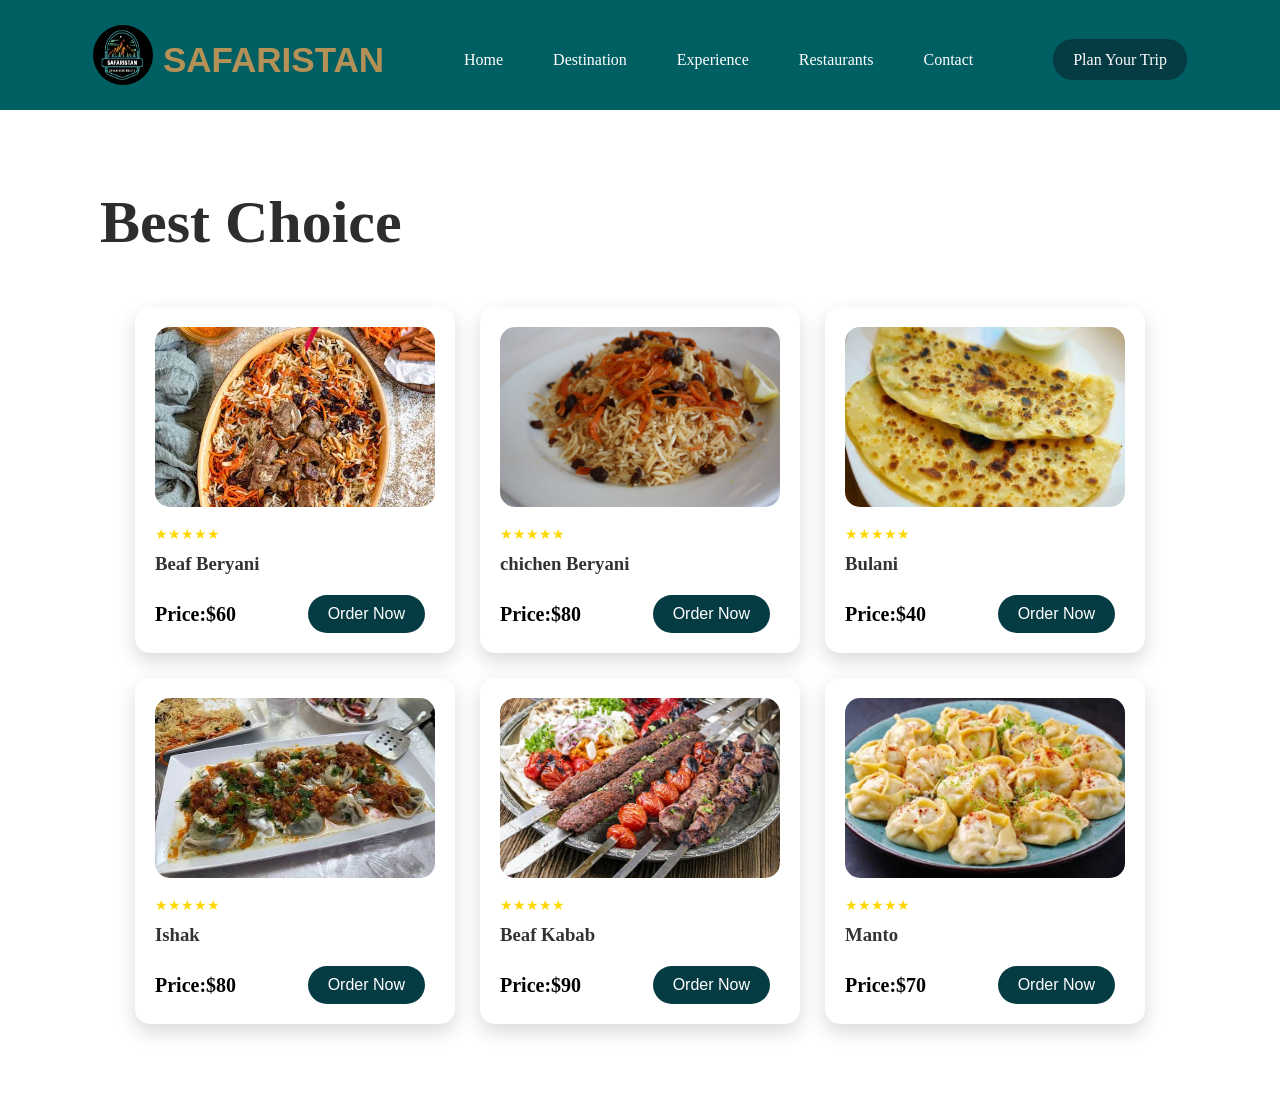
<file: menu.html>
<!DOCTYPE html>
<html lang="en">
<head>
    <meta charset="UTF-8">
    <meta name="viewport" content="width=device-width, initial-scale=1.0">
    <title>Document</title>
    <link rel="stylesheet" href="./Restaurant.css">
    <link rel="stylesheet" href="./safaristan-features.css">
</head>
<body>

    <header>
        <div id="header">
            <div id="logo">
                <!-- <img style="width: 50px; height: 50px; border-radius: 50px;" src="./image/Heratimage4.jpg" alt=""> -->
                <img src="./image/NewLogo.PNG" style="width: 60px; height: 60px; border-radius: 50%;" alt="">
                <h3 style="margin-top: 10px; font-size: 35px;">SAFARISTAN</h3>
            </div>
            <div id="link">   
                <a id="linkheader" href="Home.html">Home</a>  
                <a id="linkheader" href="Distination.html">Destination</a>
                <a id="linkheader" href="Experience.html">Experience</a>
                <a id="linkheader" href="Restaurant.html">Restaurants</a>
                <a id="linkheader" href="contact.html">Contact</a> 
                  
            </div>
            <div>
                <a id="plan" href="">Plan Your Trip</a>
            </div>
        </div>
    </header><br><br><br><br><br><br>

    <section id="top-hotels">
        <h1>Best Choice</h1>
        <div id="hotalcontaint">
            <div class="hotelcard">
                <img src="./menuimge/beefberyani.jpeg" alt="">
                 <div class="stars">★★★★★</div>
                <h3>Beaf Beryani</h3>
                
                <div class="pricebook">
                    <span>Price:$60</span>
                    <button>Order Now</button>
                </div>
            </div>

            

            <div class="hotelcard">
                <img src="./menuimge/intro-import.jpg" alt="">
                 <div class="stars">★★★★★</div>
                <h3>chichen Beryani</h3>
               
                <div class="pricebook">
                    <span>Price:$80</span>
                    <button>Order Now</button>
                </div>
            </div>

            <div class="hotelcard">
                <img src="./menuimge/bulani.jpeg" alt="">
                 <div class="stars">★★★★★</div>
                <h3>Bulani</h3>
                
                <div class="pricebook">
                    <span>Price:$40</span>
                    <button>Order Now</button>
                </div>
            </div>

            <div style="display: flex; justify-content: center; gap: 20px;">
 <div class="hotelcard">
                <img src="./menuimge/ishak.jpeg" alt="">
                 <div class="stars">★★★★★</div>
                <h3>Ishak</h3>
                
                <div class="pricebook">
                    <span>Price:$80</span>
                    <button>Order Now</button>
                </div>
            </div>
        </div>

         <div class="hotelcard">
                <img src="./menuimge/kabab.jpeg" alt="">
                 <div class="stars">★★★★★</div>
                <h3>Beaf Kabab</h3>
                
                <div class="pricebook">
                    <span>Price:$90</span>
                    <button>Order Now</button>
                </div>
            </div>
            <div class="hotelcard">
                <img src="./menuimge/manto.jpeg" alt="">
                 <div class="stars">★★★★★</div>
                <h3>Manto</h3>
                
                <div class="pricebook">
                    <span>Price:$70</span>
                    <button>Order Now</button>
                </div>
            </div>
        </div>

         
        </div>
            </div>

           

    </section>


    <script>
        // ===============================
// FOOD ORDER MODAL
// ===============================

// Create the modal automatically
const orderModal = document.createElement("div");

orderModal.id = "orderModal";

orderModal.innerHTML = `
    <div id="orderBox">

        <button id="closeOrder">&times;</button>

        <h2>Place Your Order</h2>

        <p id="selectedFood"></p>
        <p id="selectedPrice"></p>

        <form id="orderForm">

            <label for="customerName">Your Name</label>
            <input 
                type="text" 
                id="customerName" 
                placeholder="Enter your name"
                required
            >

            <label for="phoneNumber">Phone Number</label>
            <input 
                type="tel" 
                id="phoneNumber" 
                placeholder="Enter your phone number"
                required
            >

            <label for="quantity">Quantity</label>
            <input 
                type="number" 
                id="quantity" 
                value="1" 
                min="1"
                required
            >

            <button type="submit" id="confirmOrder">
                Confirm Order
            </button>

        </form>

        <p id="orderMessage"></p>

    </div>
`;

// Add modal to the page
document.body.appendChild(orderModal);


// ===============================
// MODAL STYLE
// ===============================

const modalStyle = document.createElement("style");

modalStyle.innerHTML = `
#orderModal {
    display: none;
    position: fixed;
    z-index: 9999;
    left: 0;
    top: 0;
    width: 100%;
    height: 100%;
    background: rgba(0, 0, 0, 0.6);
    justify-content: center;
    align-items: center;
}

#orderBox {
    position: relative;
    width: 400px;
    max-width: 90%;
    background: white;
    padding: 30px;
    border-radius: 15px;
    box-shadow: 0 10px 30px rgba(0,0,0,0.3);
    text-align: left;
}

#orderBox h2 {
    text-align: center;
    color: #053b43;
    margin-bottom: 20px;
}

#selectedFood {
    font-size: 20px;
    font-weight: bold;
    color: #053b43;
    margin-bottom: 5px;
}

#selectedPrice {
    color: #0d766e;
    font-weight: bold;
    margin-bottom: 20px;
}

#orderBox label {
    display: block;
    margin-top: 12px;
    margin-bottom: 5px;
    font-weight: 600;
}

#orderBox input {
    width: 100%;
    box-sizing: border-box;
    padding: 11px;
    border: 1px solid #ccc;
    border-radius: 8px;
    font-size: 15px;
}

#confirmOrder {
    width: 100%;
    margin-top: 20px;
    padding: 12px;
    border: none;
    border-radius: 25px;
    background: #053b43;
    color: white;
    font-size: 16px;
    cursor: pointer;
}

#confirmOrder:hover {
    background: #0d5c3a;
}

#closeOrder {
    position: absolute;
    right: 15px;
    top: 10px;
    border: none;
    background: none;
    font-size: 30px;
    color: #555;
    cursor: pointer;
}

#closeOrder:hover {
    color: red;
}

#orderMessage {
    text-align: center;
    color: #0d766e;
    font-weight: bold;
    margin-top: 15px;
}
`;

document.head.appendChild(modalStyle);


// ===============================
// GET ALL ORDER BUTTONS
// ===============================

const orderButtons = document.querySelectorAll(".hotelcard button");

const selectedFood = document.getElementById("selectedFood");
const selectedPrice = document.getElementById("selectedPrice");

const closeOrder = document.getElementById("closeOrder");


// ===============================
// OPEN MODAL
// ===============================

orderButtons.forEach(button => {

    button.addEventListener("click", function () {

        // Find the card containing the clicked button
        const card = button.closest(".hotelcard");

        // Get food name
        const foodName = card.querySelector("h3").textContent;

        // Get price
        const price = card.querySelector(".pricebook span").textContent;

        // Show information in modal
        selectedFood.textContent = "Food: " + foodName;
        selectedPrice.textContent = price;

        // Clear previous information
        document.getElementById("orderForm").reset();

        document.getElementById("orderMessage").textContent = "";

        // Show modal
        orderModal.style.display = "flex";
    });

});


// ===============================
// CLOSE MODAL
// ===============================

closeOrder.addEventListener("click", function () {
    orderModal.style.display = "none";
});


// Close when clicking outside the modal
orderModal.addEventListener("click", function (event) {

    if (event.target === orderModal) {
        orderModal.style.display = "none";
    }

});


// ===============================
// SUBMIT ORDER
// ===============================

const orderForm = document.getElementById("orderForm");

orderForm.addEventListener("submit", function (event) {

    // Prevent page refresh
    event.preventDefault();

    const customerName = document.getElementById("customerName").value;
    const phoneNumber = document.getElementById("phoneNumber").value;
    const quantity = document.getElementById("quantity").value;

    const foodName = selectedFood.textContent.replace("Food: ", "");
    const price = selectedPrice.textContent;

    // Show confirmation
    document.getElementById("orderMessage").innerHTML =
        "Thank you, " + customerName + "!<br>" +
        "Your order for " + quantity + " × " + foodName +
        " has been placed successfully.";

    // Clear form
    orderForm.reset();

});
    </script>


<script src="./safaristan-features.js"></script>
    
</body>
</html>
</file>
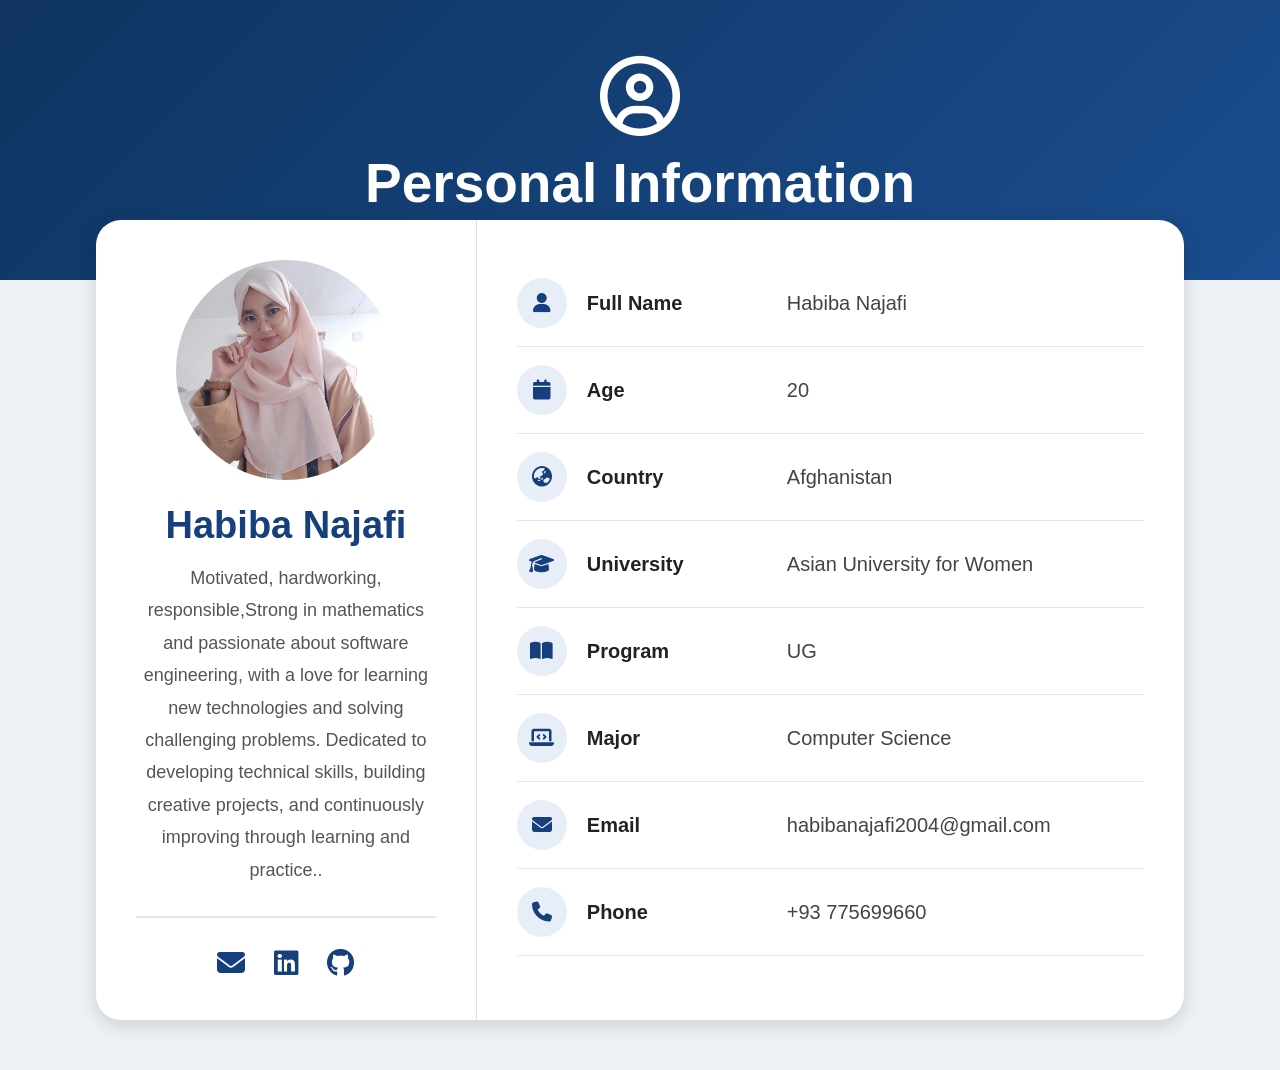
<file: personal.html>
<!DOCTYPE html>
<html lang="en">
<head>
    <meta charset="UTF-8">
    <meta name="viewport" content="width=device-width, initial-scale=1.0">
    <title>Personal Information</title>

    <!-- Font Awesome -->
    <link rel="stylesheet" href="https://cdnjs.cloudflare.com/ajax/libs/font-awesome/6.5.1/css/all.min.css">

    <link rel="stylesheet" href="./personal.css">
</head>
<body>

    <section id="header">

        <div id="header-content">
            <i class="fa-regular fa-circle-user"></i>
            <h1>Personal Information</h1>
            
        </div>

    </section>

    <section id="container">

        <!-- Left Side -->
        <div id="left-section">

            <img src="./personalpicture.webp" alt="Profile">

            <h2>Habiba Najafi</h2>

            <p id="bio">
               Motivated, hardworking, responsible,Strong in mathematics and passionate about software engineering, with a love for learning new technologies and solving challenging problems. Dedicated to developing technical skills, building creative projects, and continuously improving through learning and practice..
            </p>

            <hr>

            <div id="social-icons">
                <a href="habibanajafi2004@gmail.com"><i class="fa-solid fa-envelope"></i></a>
                <a href="https://www.linkedin.com/in/habiba-najafi-369588423/"><i class="fa-brands fa-linkedin"></i></a>
                <a href="https://github.com/HabibaNajafi"><i class="fa-brands fa-github"></i></a>
            </div>

        </div>

        <!-- Right Side -->
        <div id="right-section">

            <div class="info-row">
                <div class="icon">
                    <i class="fa-solid fa-user"></i>
                </div>

                <div class="title">
                    Full Name
                </div>

                <div class="value">
                    Habiba Najafi
                </div>
            </div>

            <div class="info-row">
                <div class="icon">
                    <i class="fa-solid fa-calendar"></i>
                </div>

                <div class="title">
                    Age
                </div>

                <div class="value">
                    20
                </div>
            </div>

            <div class="info-row">
                <div class="icon">
                    <i class="fa-solid fa-earth-asia"></i>
                </div>

                <div class="title">
                    Country
                </div>

                <div class="value">
                    Afghanistan
                </div>
            </div>

            <div class="info-row">
                <div class="icon">
                    <i class="fa-solid fa-graduation-cap"></i>
                </div>

                <div class="title">
                    University
                </div>

                <div class="value">
                    Asian University for Women
                </div>
            </div>

            <div class="info-row">
                <div class="icon">
                    <i class="fa-solid fa-book-open"></i>
                </div>

                <div class="title">
                    Program
                </div>

                <div class="value">
                    UG
                </div>
            </div>

            <div class="info-row">
                <div class="icon">
                    <i class="fa-solid fa-laptop-code"></i>
                </div>

                <div class="title">
                    Major
                </div>

                <div class="value">
                    Computer Science
                </div>
            </div>

            <div class="info-row">
                <div class="icon">
                    <i class="fa-solid fa-envelope"></i>
                </div>

                <div class="title">
                    Email
                </div>

                <div class="value">
                    habibanajafi2004@gmail.com
                </div>
            </div>

            <div class="info-row">
                <div class="icon">
                    <i class="fa-solid fa-phone"></i>
                </div>

                <div class="title">
                    Phone
                </div>

                <div class="value">
                    +93 775699660
                </div>
            </div>

           
        </div>

    </section>

</body>
</html>
</file>
<file: Restaurant.css>
*{
    margin: 0;
    padding: 0;
    box-sizing: border-box;
}

#header{
    display: flex;
    justify-content: center;
    gap: 80px;
    align-items: center;
    padding-top: 20px;
    padding-bottom: 10px;
    
}
header{
    position: fixed;
    top: 0;
    left: 0;
    width: 100%;
    z-index: 700;
   background-color: #005f63;
}
#logo{
    display: flex;
    justify-content: center;
    align-items: center;
    /* gap: 10px; */
    margin-top: 5px;
}
#link{
   gap: 50px;
   display: flex;
   justify-content: center;
   align-items: center;
}
#link a{
    color: white;
    text-decoration: none;
}
#link a:hover{
    color: wheat;
    text-decoration: underline;
}
#linkheader{
    text-decoration: none;
    gap: 40px;
}
#linkheader:hover{
    color: #0d5c3a;
}
#plan{
    text-decoration: none;
    background-color: #053b43;
    border-radius: 20px;
    padding: 12px 20px;
    color: white;
}
#logo h3{
    font-family: 'Segoe UI', Tahoma, Geneva, Verdana, sans-serif;
    color: #b49257;
}
#plan:hover{
    background: #0d5c3a;
    color: rgb(9, 90, 9);
    color: white;
}

#hero::before{
    content: "";
    position: absolute;
    top: 0;
    left: 0;
    width: 100%;
    height: 100%;
    background-image:
    linear-gradient(rgba(0,0,0,0.6), rgba(0,0,0,0.6)),
    url("./restaurantimage/backgroundimage.jpg");
    background-size: cover;
    background-position: center;
    animation: heroZoom 15s infinite alternate ease-in-out;
    z-index: -1;
}

@keyframes heroZoom{
    0%{
        transform: scale(1);
    }

    100%{
        transform: scale(1.15);
    }
}




#content{
    color: white;
    margin-left: 12%;
    margin-top: 150px;
    margin-bottom: 50px;
    
}

#content p:first-child{
    color: #d4a017;
    letter-spacing: 2px;
    margin-bottom: 15px;
}

#content h1{
    font-size: 80px;
    line-height: 90px;
    margin-bottom: 20px;
}

#content h1 span{
    color: #d4a017;
}

.description{
    font-size: 18px;
    line-height: 30px;
    margin-bottom: 30px;
}

button{
    padding: 14px 30px;
    border: none;
    background: #d4a017;
    color: white;
    font-size: 16px;
    cursor: pointer;
    border-radius: 5px;
    margin-right: 10px;
    
}

.menu-btn{
    background: transparent;
    border: 2px solid #d4a017;
}
#restaurant{
    padding: 80px;
    background: white;
}
#smalltitle{
    letter-spacing: 4px;
    color: #7a6d5f;
    font-size: 14px;
    margin-bottom: 15px;
}
#title{
    font-size: 70px;
    color: #1e1e1e;
    margin-bottom: 50px;
    margin-left: 40px;
    margin-top: 90px;
}
#Restaurantcard{
    display: flex;
    justify-content: space-between;
    gap: 25px;
    margin: 50px;
}
#card1,
#card2,
#card3,
#card4{
    width: 280px;
    height: 320px;
    position: relative;
    overflow: hidden;
    border-radius: 20px;
}
#card1 img,
#card2 img,
#card3 img,
#card4 img{
    width: 280px;
    height: 100%;
    object-fit: cover;
    transition: 0.5s;
}
#card1:hover img,
#card2:hover img,
#card3:hover img,
#card4:hover img{
    transform: scale(1.1);
}
#text1,
#text2,
#text3,
#text4{
    position: absolute;
    bottom: 0;
    left: 0;
    width: 100%;
    padding: 25px;
    color: white;
    background-color: linear-gradient(
        transparent,
    rgba(0,0,0,0.9)
    )
    
}
#text1 h3,
#text2 h3,
#text3 h3,
#text4 h3{
    font-size: 28px;
    margin-bottom: 5px;
}
#text1 p,
#text2 p,
#text3 p,
#text4 p{
    margin-bottom: 8px;
}
#text1 span,
#text2 span,
#text3 span,
#text4 span{
    color: #d4a017;
    font-size: 18px;
}
#top-hotels{
    padding: 80px 60px;

}
#top-hotels h1{
    font-size: 60px;
    color: #2d2d2d;
    margin-bottom: 50px;
    margin-left: 40px;

}
#hotalcontaint{
    display: flex;
    justify-content: center;
    gap: 25px;
    flex-wrap: wrap;
}
.hotelcard{
    width: 320px;
    background: white;
    border-radius: 15px;
    overflow: hidden;
    transition: 0.4s;
    box-shadow: 0 8px 20px rgba(0, 0, 0, 0.15);
    padding: 20px;
}
.hotelcard:hover{
    transform: translateY(-10px);
}
.hotelcard img{
    width: 100%;
    height: 180px;
    object-fit: cover;
    border-radius: 15px;
}
.stars{
    color: gold;
    margin-top: 15px;
    font-size: 14px;
}
.hotelcard h3{
    margin: 10px 0;
    color: #333;
}
.hotelcard p{
    color: gray;
    font-size: 14px;
}
.pricebook{
    display: flex;
    justify-content: space-between;
    align-items: center;
    margin-top: 20px;
}
.pricebook span{
    font-size: 20px;
    font-weight: bold;
}
.pricebook button{
    background: #053b43;
    color: white;
    border: none;
    padding: 10px 20px;
    border-radius: 25px;
    cursor: pointer;
    transition: 0.3s;

}
.pricebook button:hover{
    background: #0d5c3a;
    color: rgb(9, 90, 9);
    color: white;
}

#footer1{
    background-color: #ffffff;
    width: 100%;
}
#footer2{
    background-color: #005f63;
    color: #ffffff;
    display: flex;
    justify-content: space-between;
    align-items: center;
    padding: 10px 60px;
    flex-wrap: wrap;
    gap: 20px;
    margin-top: 100px;
    
}

#footer2 button{
    /* background-color: #00796b;  */
}
#news h3{
    font-size: 1.4rem;
    font-weight: 600;
    margin-bottom: 5px;
}
#news p{
    font-size: 0.9rem;
    opacity: 0.8;
}
#news{
    display: flex;
    justify-content: center;
}


/* بخش اصلی لینک‌های فوتر */
#footer3 {
    display: flex;
    justify-content: space-between;
    padding: 70px 30px ;
    flex-wrap: wrap;
    gap: 40px;
    background-color: #005f63;
    color: white;
}

#a:hover{
    color: orange !important;
    text-decoration: underline;
}


#more-btn{
    text-decoration: none;
    background-color:#053b43;
    border-radius: 20px;
    padding: 12px 20px;
    color: white;
    margin-left: 10px;
    margin-top: 40px;
}
#more-btn:hover{
    background: #0d5c3a;
    color: rgb(9, 90, 9);
    color: white;
}


/* استایل لوگو */
#logo {
    display: flex;
    align-items: center;
    gap: 10px;
    margin-bottom: 15px;
}


#footer4 h4 {
    color: #333;
    font-size: 1rem;
    margin-bottom: 20px;
    font-weight: 600;
}

#footer4 ul {
    list-style: none;
}

#footer4 ul li {
    margin-bottom: 12px;
}

#footer4 ul li a {
    color: #666;
    text-decoration: none;
    font-size: 0.9rem;
    transition: color 0.2s ease;
}

#footer4  ul li a:hover {
    color: #004d40;
}


/* شبکه‌های اجتماعی */
#social-links {
    display: flex;
    gap: 20px;
}

#icon {
    width: 32px;
    height: 32px;
    background-color: #111;
    color: white;
    border-radius: 50%;
    display: flex;
    align-items: center;
    justify-content: center;
    text-decoration: none;
    font-size: 0.85rem;
    transition: transform 0.2s;
}

.social-icon:hover {
    transform: scale(1.1);
}

/* بخش کپی رایت انتها */
#footer5 {
    text-align: center;
    padding: 10px;
    border-top: 1px solid #eeeeee;
    font-size: 0.8rem;
    color: #888;
    background-color: #005f63;
    margin-top: -10px;
}





.modal {
    display: none;
    position: fixed;
    z-index: 1000;
    left: 0;
    top: 0;
    width: 100%;
    height: 100%;
    background-color: rgba(0, 0, 0, 0.6);
}

.modal-content {
    background-color: white;
    width: 400px;
    max-width: 90%;
    margin: 15% auto;
    padding: 25px;
    border-radius: 10px;
    text-align: center;
    position: relative;
}

#closeModal {
    position: absolute;
    top: 10px;
    right: 15px;
    font-size: 30px;
    cursor: pointer;
}
</file>
<file: safaristan-features.css>
#header.sf-scrolled {
  box-shadow: 0 4px 18px rgba(5, 59, 67, 0.18);
}

/* ---------- Feature 2: Back to top button ---------- */
#sf-back-to-top {
  position: fixed;
  right: 24px;
  bottom: 24px;
  width: 46px;
  height: 46px;
  border-radius: 50%;
  border: none;
  background: #053b43;
  color: #fff;
  font-size: 20px;
  cursor: pointer;
  opacity: 0;
  visibility: hidden;
  transform: translateY(10px);
  transition: opacity .3s ease, transform .3s ease, visibility .3s;
  z-index: 999;
  box-shadow: 0 6px 16px rgba(5, 59, 67, 0.3);
}
#sf-back-to-top.sf-show {
  opacity: 1;
  visibility: visible;
  transform: translateY(0);
}
#sf-back-to-top:hover { background: #0d5c3a; }

/* ---------- Feature 3: Scroll reveal ---------- */
[data-reveal] {
  opacity: 0;
  transform: translateY(24px);
  transition: opacity .6s ease, transform .6s ease;
}
[data-reveal].sf-revealed {
  opacity: 1;
  transform: translateY(0);
}

/* ---------- Feature 5: Destination search ---------- */
.sf-search-wrap {
  max-width: 480px;
  margin: 0 auto 30px;
  text-align: center;
}
.sf-search-box {
  display: flex;
  align-items: center;
  gap: 10px;
  background: #fff;
  border: 1px solid #E7DFD6;
  border-radius: 40px;
  padding: 10px 20px;
  box-shadow: 0 4px 14px rgba(5, 59, 67, 0.08);
}
.sf-search-box i { color: #053b43; }
.sf-search-box input {
  border: none;
  outline: none;
  flex: 1;
  font-size: 15px;
  background: transparent;
}
.sf-search-empty {
  display: none;
  margin-top: 14px;
  color: #666;
  font-style: italic;
}

/* ---------- Feature 6: Interest filter active state ---------- */
.chip.sf-chip-active {
  background-color: #053b43 !important;
  color: #fff !important;
}

/* ---------- Shared modal (Features 7, 9, 12) ---------- */
.sf-modal-overlay {
  position: fixed;
  inset: 0;
  background: rgba(5, 59, 67, 0.65);
  display: flex;
  align-items: center;
  justify-content: center;
  padding: 20px;
  opacity: 0;
  visibility: hidden;
  transition: opacity .25s ease, visibility .25s ease;
  z-index: 1000;
}
.sf-modal-overlay.sf-modal-open {
  opacity: 1;
  visibility: visible;
}
body.sf-modal-lock { overflow: hidden; }

.sf-modal-box {
  background: #fff;
  border-radius: 14px;
  max-width: 520px;
  width: 100%;
  max-height: 88vh;
  overflow-y: auto;
  padding: 30px;
  position: relative;
  transform: translateY(20px);
  transition: transform .25s ease;
}
.sf-modal-overlay.sf-modal-open .sf-modal-box { transform: translateY(0); }

.sf-modal-close {
  position: absolute;
  top: 14px;
  right: 16px;
  background: none;
  border: none;
  font-size: 26px;
  line-height: 1;
  cursor: pointer;
  color: #053b43;
}

.sf-modal-img {
  width: 100%;
  height: 240px;
  object-fit: cover;
  border-radius: 10px;
  margin-bottom: 16px;
}
.sf-modal-subtitle { color: #666; margin-bottom: 6px; }
.sf-modal-location { color: #0f766e; font-weight: 600; margin-bottom: 10px; }
.sf-modal-desc { color: #444; margin-bottom: 18px; }
.sf-modal-plan-btn,
#sf-trip-form button,
#sf-contact-submit,
#sf-newsletter-form button {
  background: #053b43;
  color: #fff;
  border: none;
  padding: 12px 26px;
  border-radius: 6px;
  font-weight: 600;
  cursor: pointer;
  transition: background .2s ease;
}
.sf-modal-plan-btn:hover,
#sf-trip-form button:hover,
#sf-contact-submit:hover,
#sf-newsletter-form button:hover { background: #0d5c3a; }

/* ---------- Feature 8: Testimonial content fade ---------- */
.testimonial-card.sf-fade-in {
  animation: sfFadeIn .5s ease;
}
@keyframes sfFadeIn {
  from { opacity: 0; transform: translateY(10px); }
  to   { opacity: 1; transform: translateY(0); }
}

/* ---------- Feature 9: Gallery lightbox ---------- */
.sf-lightbox-img { height: 320px; }
.sf-lightbox-caption { text-align: center; color: #666; }
.sf-lightbox-nav {
  position: absolute;
  top: 50%;
  transform: translateY(-50%);
  background: rgba(5, 59, 67, 0.85);
  color: #fff;
  border: none;
  width: 36px;
  height: 36px;
  border-radius: 50%;
  cursor: pointer;
  font-size: 15px;
}
.sf-lightbox-prev { left: 8px; }
.sf-lightbox-next { right: 8px; }

/* ---------- Feature 10: Contact form validation ---------- */
.sf-input-error { border: 1px solid #d9534f !important; }
.sf-error-msg {
  display: block;
  color: #d9534f;
  font-size: 13px;
  margin: -6px 0 10px;
}
#sf-contact-submit { margin-top: 6px; }
#sf-contact-submit:disabled { opacity: .7; cursor: not-allowed; }

/* ---------- Feature 11: Newsletter signup ---------- */
#sf-newsletter { margin-top: 20px; }
#sf-newsletter h4 { color: #fff; margin-bottom: 6px; }
#sf-newsletter p { color: #d7e6e4; font-size: 14px; margin-bottom: 10px; }
#sf-newsletter-form { display: flex; gap: 8px; flex-wrap: wrap; }
#sf-newsletter-form input {
  flex: 1;
  min-width: 160px;
  padding: 10px 14px;
  border-radius: 6px;
  border: none;
  outline: none;
}
.sf-newsletter-msg { margin-top: 8px; font-size: 13px; }
.sf-newsletter-success { color: #7fe3c0; }
.sf-newsletter-error { color: #ff9b9b; }

/* ---------- Feature 12: Trip planner form ---------- */
#sf-trip-form { display: flex; flex-direction: column; gap: 6px; }
#sf-trip-form label { font-weight: 600; color: #053b43; margin-top: 8px; }
#sf-trip-form select,
#sf-trip-form input[type="number"] {
  padding: 10px 12px;
  border-radius: 6px;
  border: 1px solid #E7DFD6;
  font-size: 15px;
}
.sf-trip-interests {
  display: flex;
  flex-wrap: wrap;
  gap: 12px;
  font-weight: 400;
}
.sf-trip-interests label {
  font-weight: 400;
  color: #333;
  display: flex;
  align-items: center;
  gap: 6px;
  margin-top: 0;
}
#sf-trip-form button { margin-top: 16px; }
.sf-trip-sub { color: #666; margin-bottom: 10px; }
.sf-trip-summary {
  margin-top: 20px;
  padding: 18px;
  background: #F7F3EE;
  border-radius: 10px;
}
.sf-trip-summary h3 { color: #053b43; margin-bottom: 8px; }
.sf-trip-summary ul { margin: 10px 0 10px 20px; }
.sf-trip-note { font-size: 13px; color: #888; font-style: italic; }

/* ---------- Feature 13: Image hover zoom + fade-in load ---------- */
.popular-destinations .card img,
#images img,
#gallery img {
  opacity: 0;
  transition: opacity .5s ease, transform .4s ease;
}
.popular-destinations .card img.sf-img-loaded,
#images img.sf-img-loaded,
#gallery img.sf-img-loaded {
  opacity: 1;
}
.popular-destinations .card:hover img,
#images > div:hover img,
.gallery-card:hover img {
  transform: scale(1.06);
}
.popular-destinations .card,
#images > div,
.gallery-card {
  overflow: hidden;
}
</file>
<file: personal.css>
*{
    margin:0;
    padding:0;
    box-sizing:border-box;
    font-family:Arial, Helvetica, sans-serif;
}

body{
    background:#edf2f7;
}

/* Header */

#header{
    height:280px;
    background:linear-gradient(135deg,#0f3460,#1a4d8f);
    display:flex;
    justify-content:center;
    align-items:center;
    color:white;
}

#header-content{
    text-align:center;
}

#header-content i{
    font-size:80px;
    margin-bottom:15px;
}

#header-content h1{
    font-size:55px;
    margin-bottom:10px;
}

#header-content p{
    font-size:22px;
}

/* Main Card */

#container{
    width:85%;
    background:white;
    margin:-60px auto 50px;
    border-radius:25px;
    display:flex;
    box-shadow:0 5px 20px rgba(0,0,0,.15);
    overflow:hidden;
}

/* Left Side */

#left-section{
    width:35%;
    padding:40px;
    text-align:center;
    border-right:1px solid #ddd;
}

#left-section img{
    width:220px;
    height:220px;
    border-radius:50%;
    object-fit:cover;
    margin-bottom:20px;
}

#left-section h2{
    color:#163f7d;
    font-size:38px;
    margin-bottom:15px;
}

#bio{
    color:#555;
    font-size:18px;
    line-height:1.8;
    margin-bottom:30px;
}

#left-section hr{
    margin:30px 0;
    border:1px solid #e5e5e5;
}

#social-icons a{
    color:#163f7d;
    font-size:28px;
    margin:0 12px;
    transition:.3s;
}

#social-icons a:hover{
    color:#0f3460;
}

/* Right Side */

#right-section{
    width:65%;
    padding:40px;
}

.info-row{
    display:flex;
    align-items:center;
    border-bottom:1px solid #e5e5e5;
    padding:18px 0;
}

.icon{
    width:50px;
    height:50px;
    background:#e7eef8;
    border-radius:50%;
    display:flex;
    justify-content:center;
    align-items:center;
    color:#163f7d;
    font-size:20px;
    margin-right:20px;
}

.title{
    width:200px;
    font-size:20px;
    font-weight:bold;
    color:#222;
}

.value{
    font-size:20px;
    color:#444;
}

#contact-btn{
    margin-top:35px;
    padding:15px 35px;
    border:none;
    background:#163f7d;
    color:white;
    font-size:18px;
    border-radius:10px;
    cursor:pointer;
    transition:.3s;
}

#contact-btn i{
    margin-right:8px;
}

#contact-btn:hover{
    background:#0f3460;
}
</file>
